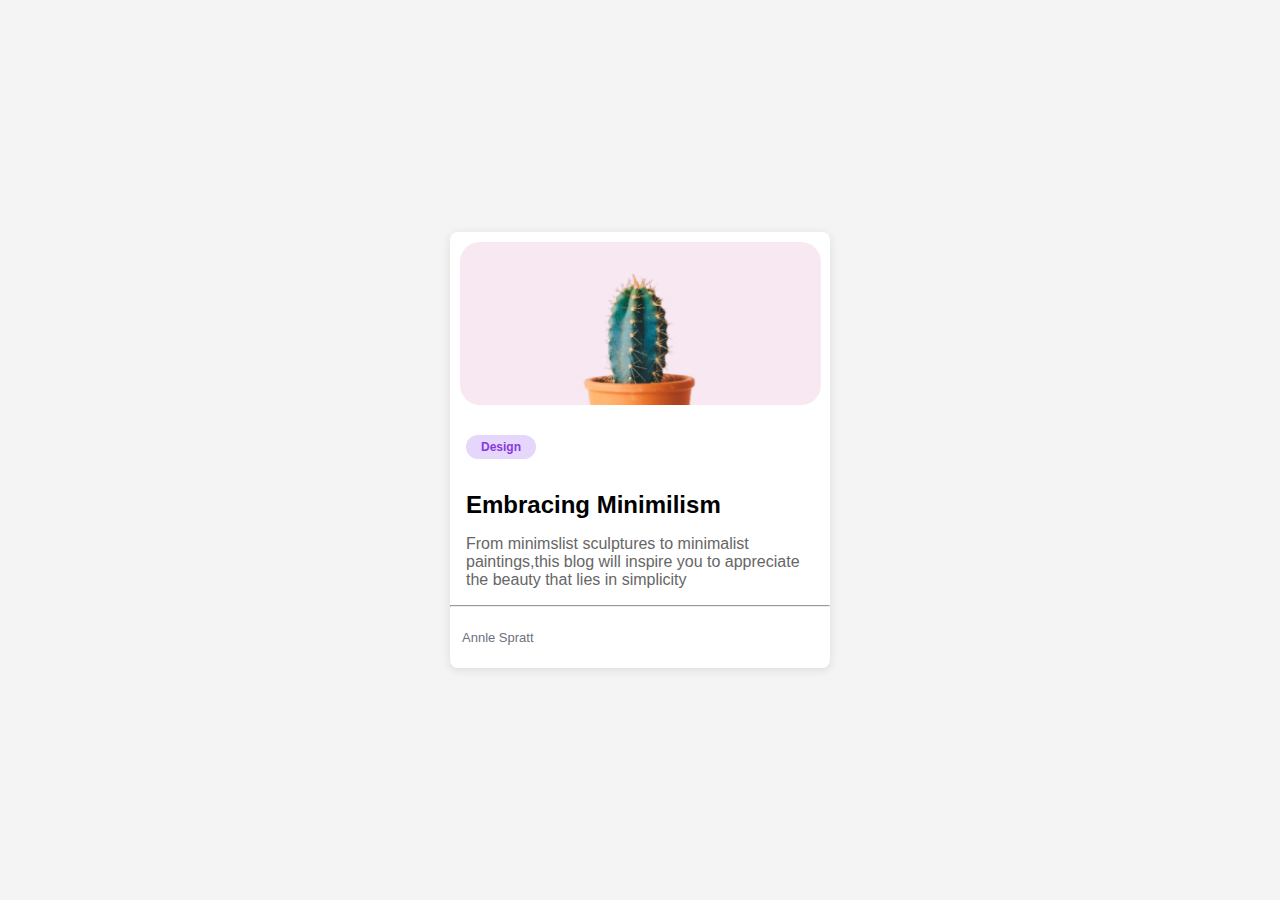
<file: index.html>
<!DOCTYPE html>
<html lang="en">

<head>
    <meta charset="UTF-8">
    <meta name="viewport" content="width=device-width, initial-scale=1.0">
    <link rel="stylesheet" href="styles.css">
    <title>Blog Card</title>
</head>

<body>
    <div class="blog-card">
        <img src="cactus_img.jpg" alt="Blog Image" class="blog-image">
        <span class="blog-tag">Design</span>
        <h2 class="blog-title">Embracing Minimilism</h2>


        <p class="blog-description">From minimslist sculptures to minimalist paintings,this blog will inspire you to
            appreciate the beauty that lies in simplicity</p>
        <hr>

        <footer class="foot">
            <p>Annle Spratt</p>
        </footer>

    </div>
</body>

</html>
</file>
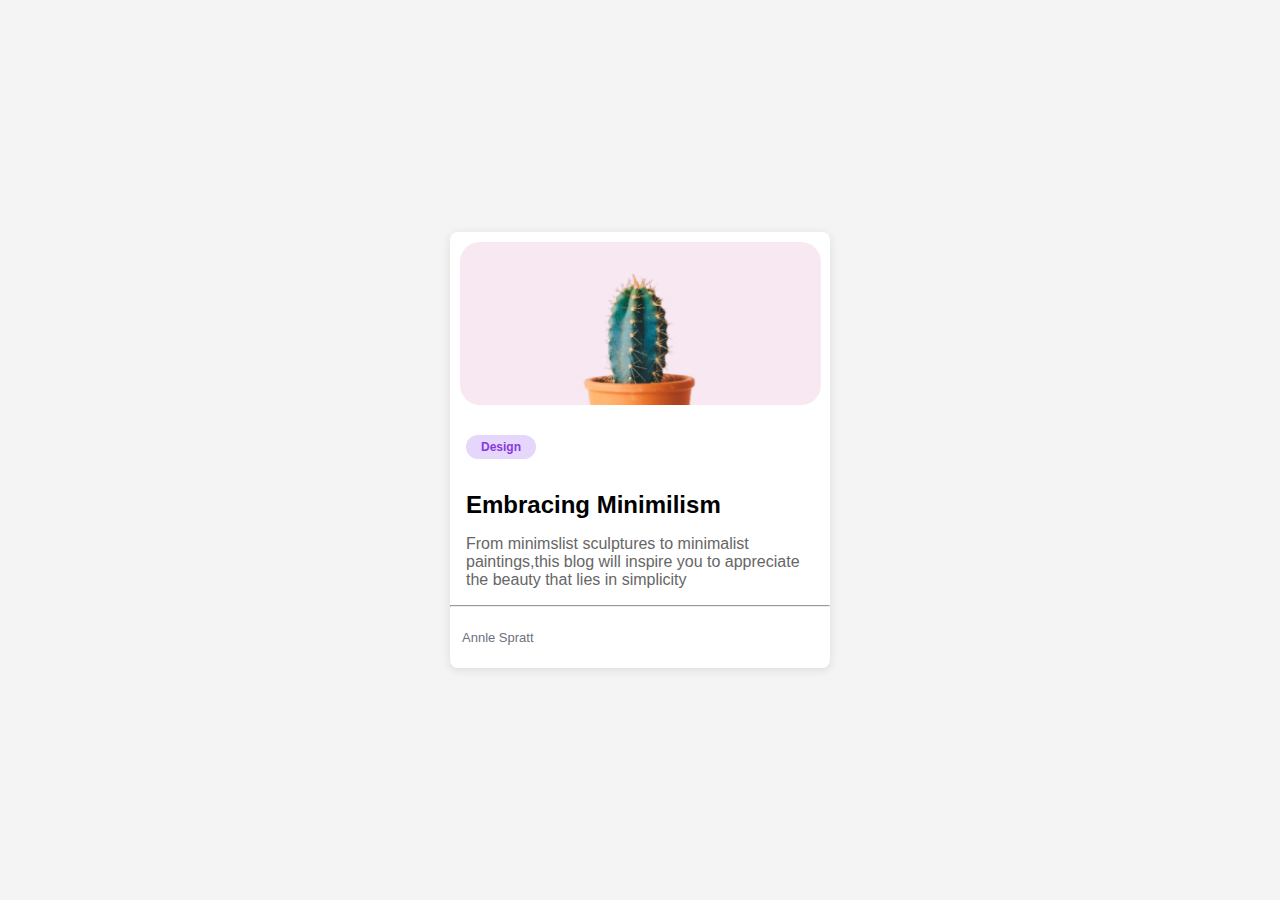
<file: form.html>
<!DOCTYPE html>
<html lang="en">

<head>
    <meta charset="UTF-8">
    <meta name="viewport" content="width=device-width, initial-scale=1.0">
    <link rel="stylesheet" href="styles.css">
    <title>Blog Card</title>
</head>

<body>
    <div class="blog-card">
        <img src="cactus_img.jpg" alt="Blog Image" class="blog-image">
        <span class="blog-tag">Design</span>
        <h2 class="blog-title">Embracing Minimilism</h2>


        <p class="blog-description">From minimslist sculptures to minimalist paintings,this blog will inspire you to
            appreciate the beauty that lies in simplicity</p>
        <hr>

        <footer class="foot">
            <p>Annle Spratt</p>
        </footer>

    </div>
</body>

</html>
</file>
<file: styles.css>
body {
    font-family: Arial, sans-serif;
    background-color: #f4f4f4;
    display: flex;
    justify-content: center;
    align-items: center;
    height: 100vh;
    margin: 0;
}

.blog-card {
    background-color: white;
    border-radius: 8px;
    box-shadow: 0 2px 10px rgba(0, 0, 0, 0.1);
    width: 380px;
    overflow: hidden;
}

.blog-image {
    width: 95%;
    height: auto;
    border-radius: 30px;
    padding: 10px 10px 10px 10px;

}

.blog-title {
    font-size: 1.5em;
    margin: 16px;
}

.blog-description {
    font-size: 1em;
    margin: 0 16px 16px;
    color: #666;


}





.blog-tag {
    display: inline-block;
    background-color: #E6D6FC;
    color: #883AE1;
    font-weight: 700;
    font-size: 12px;
    padding: 5px 15px;
    border-radius: 12px;
    margin: 16px;
}

.foot {
    padding: 2px 0px 10px 12px;
    font-size: 13px;
    color: #6C727F;




}
</file>
